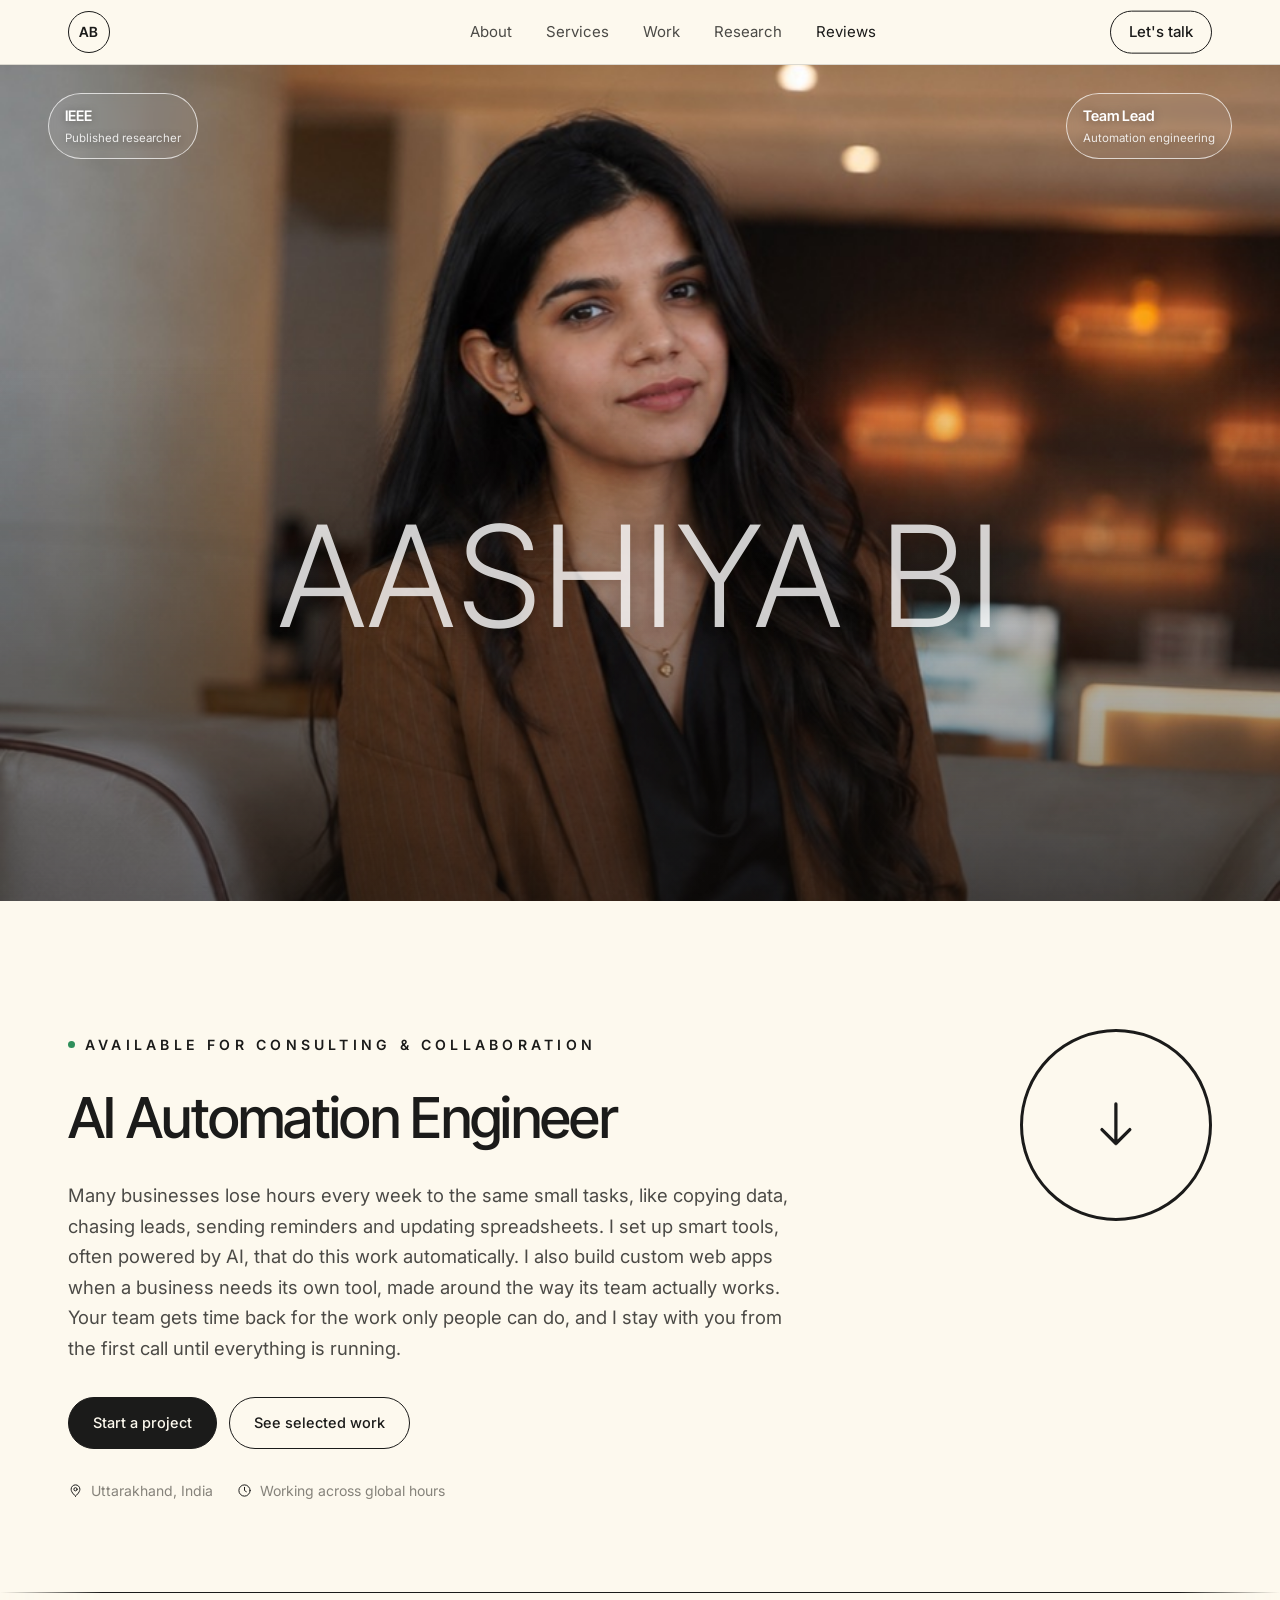
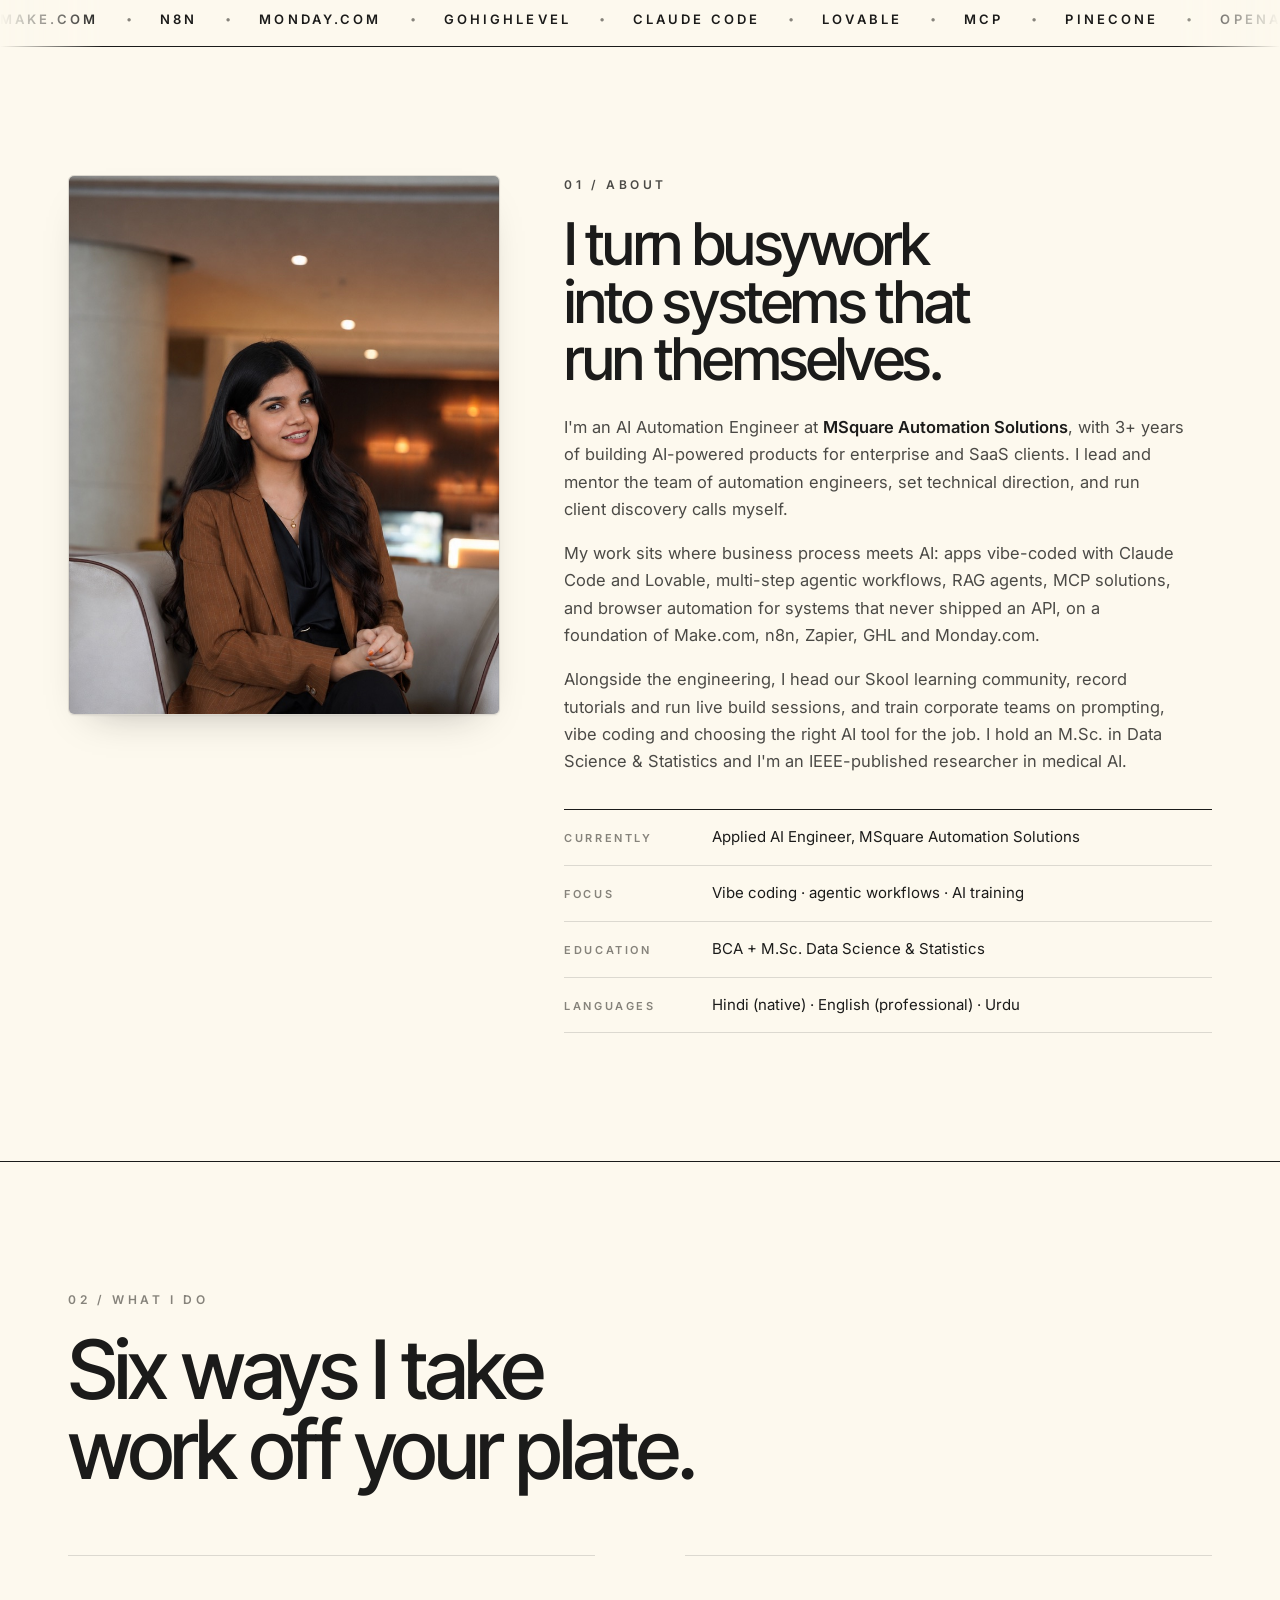
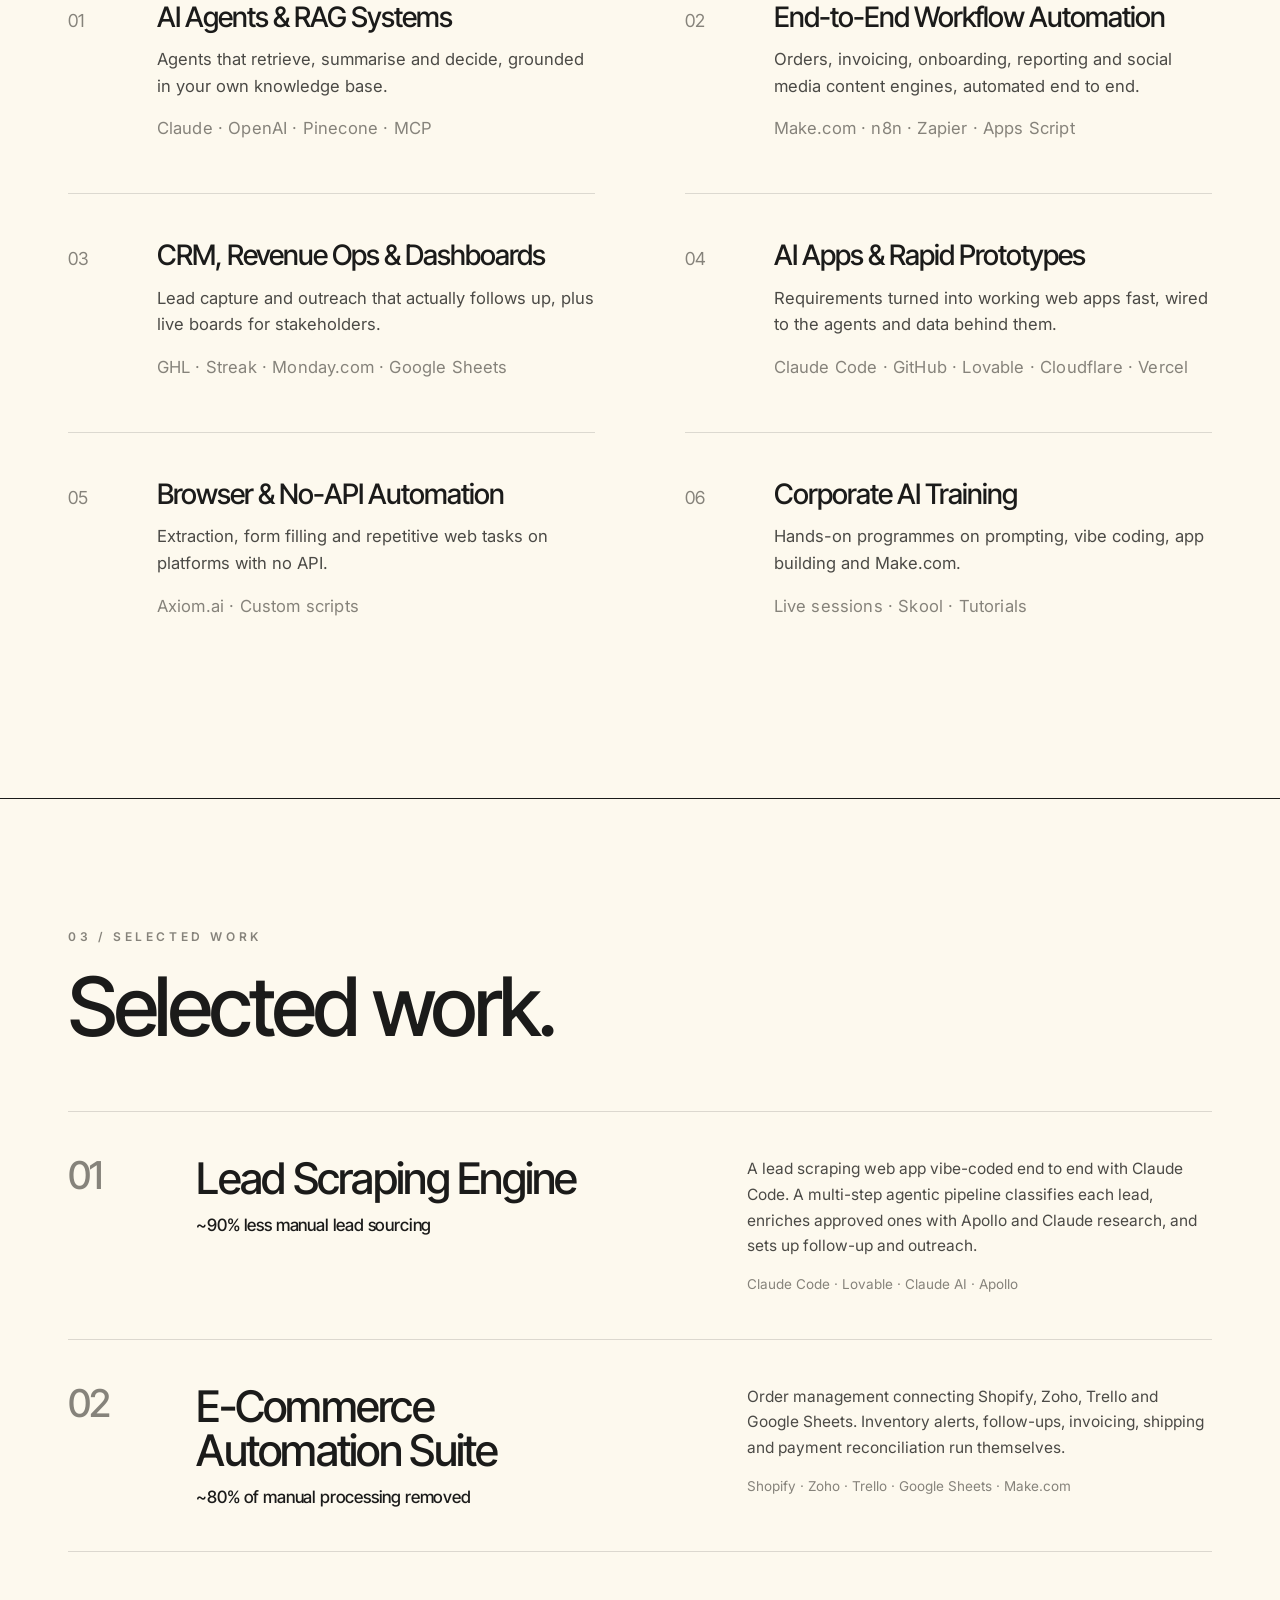
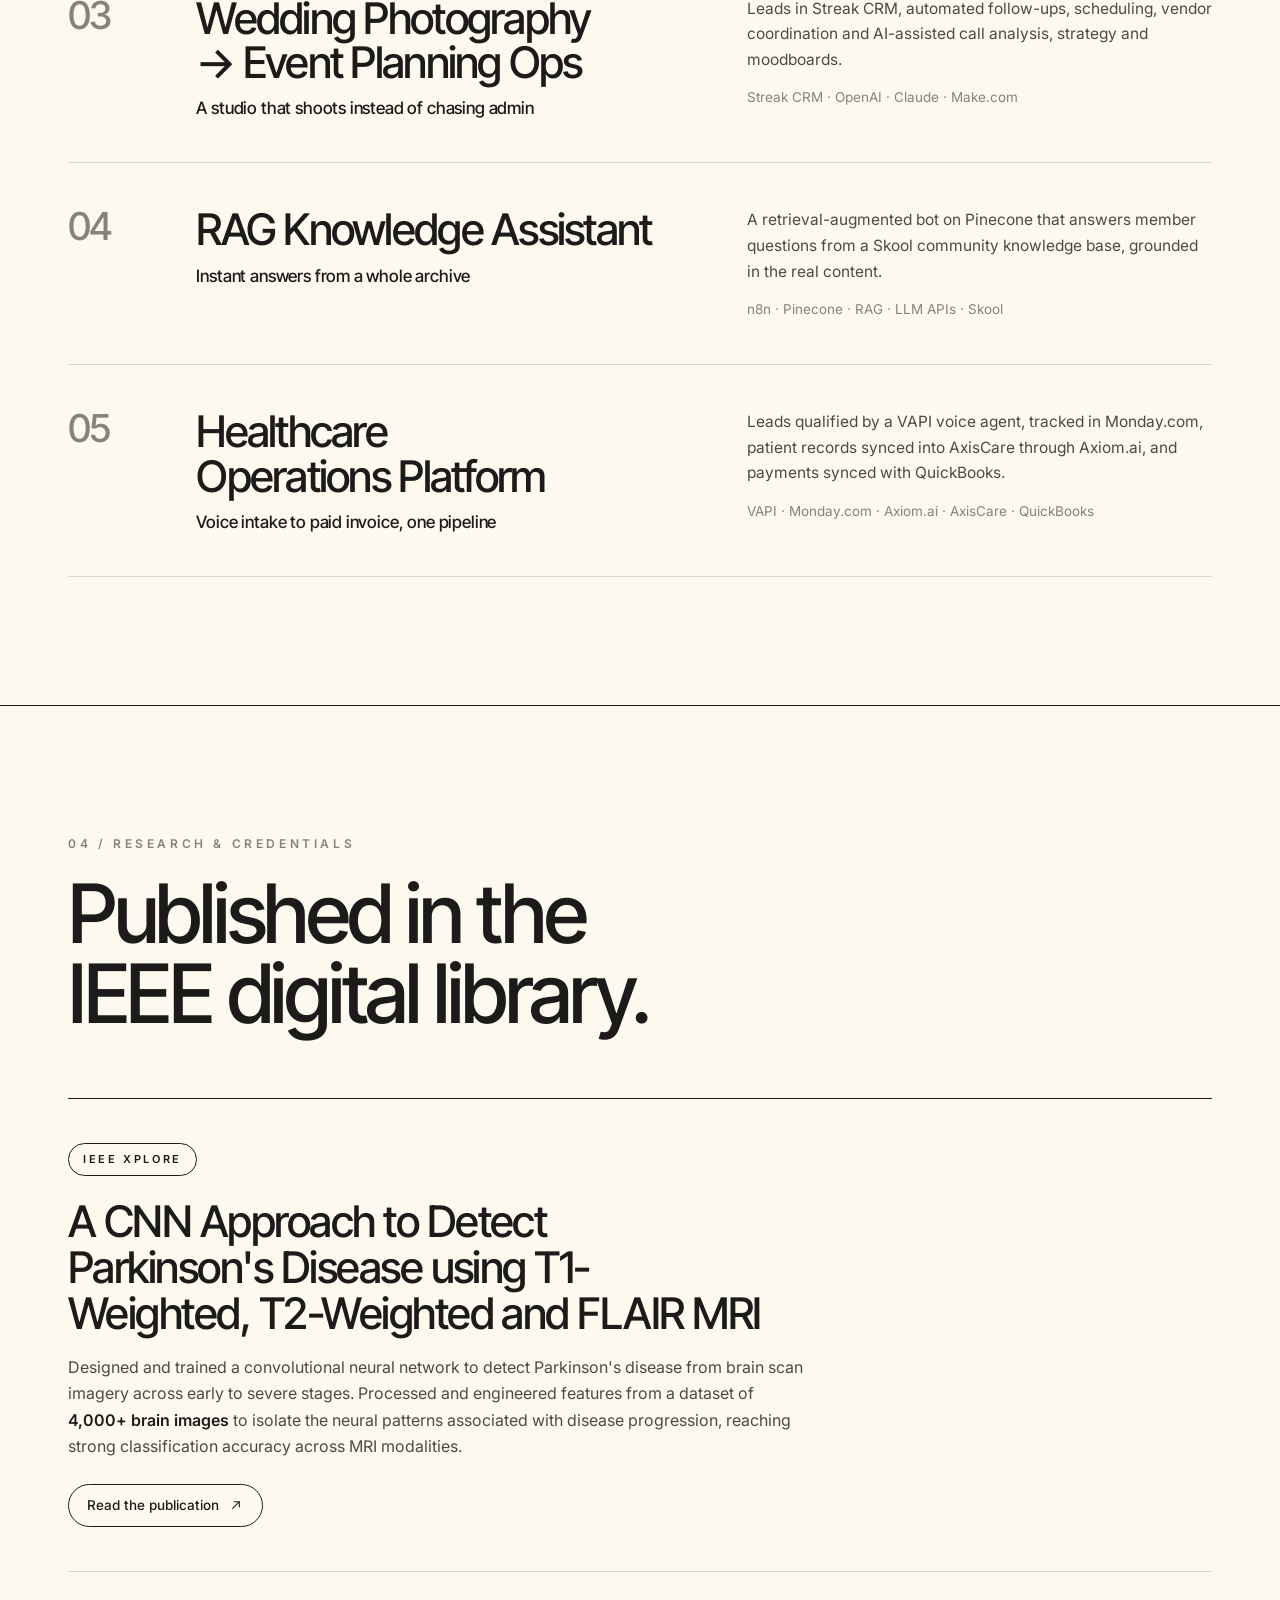
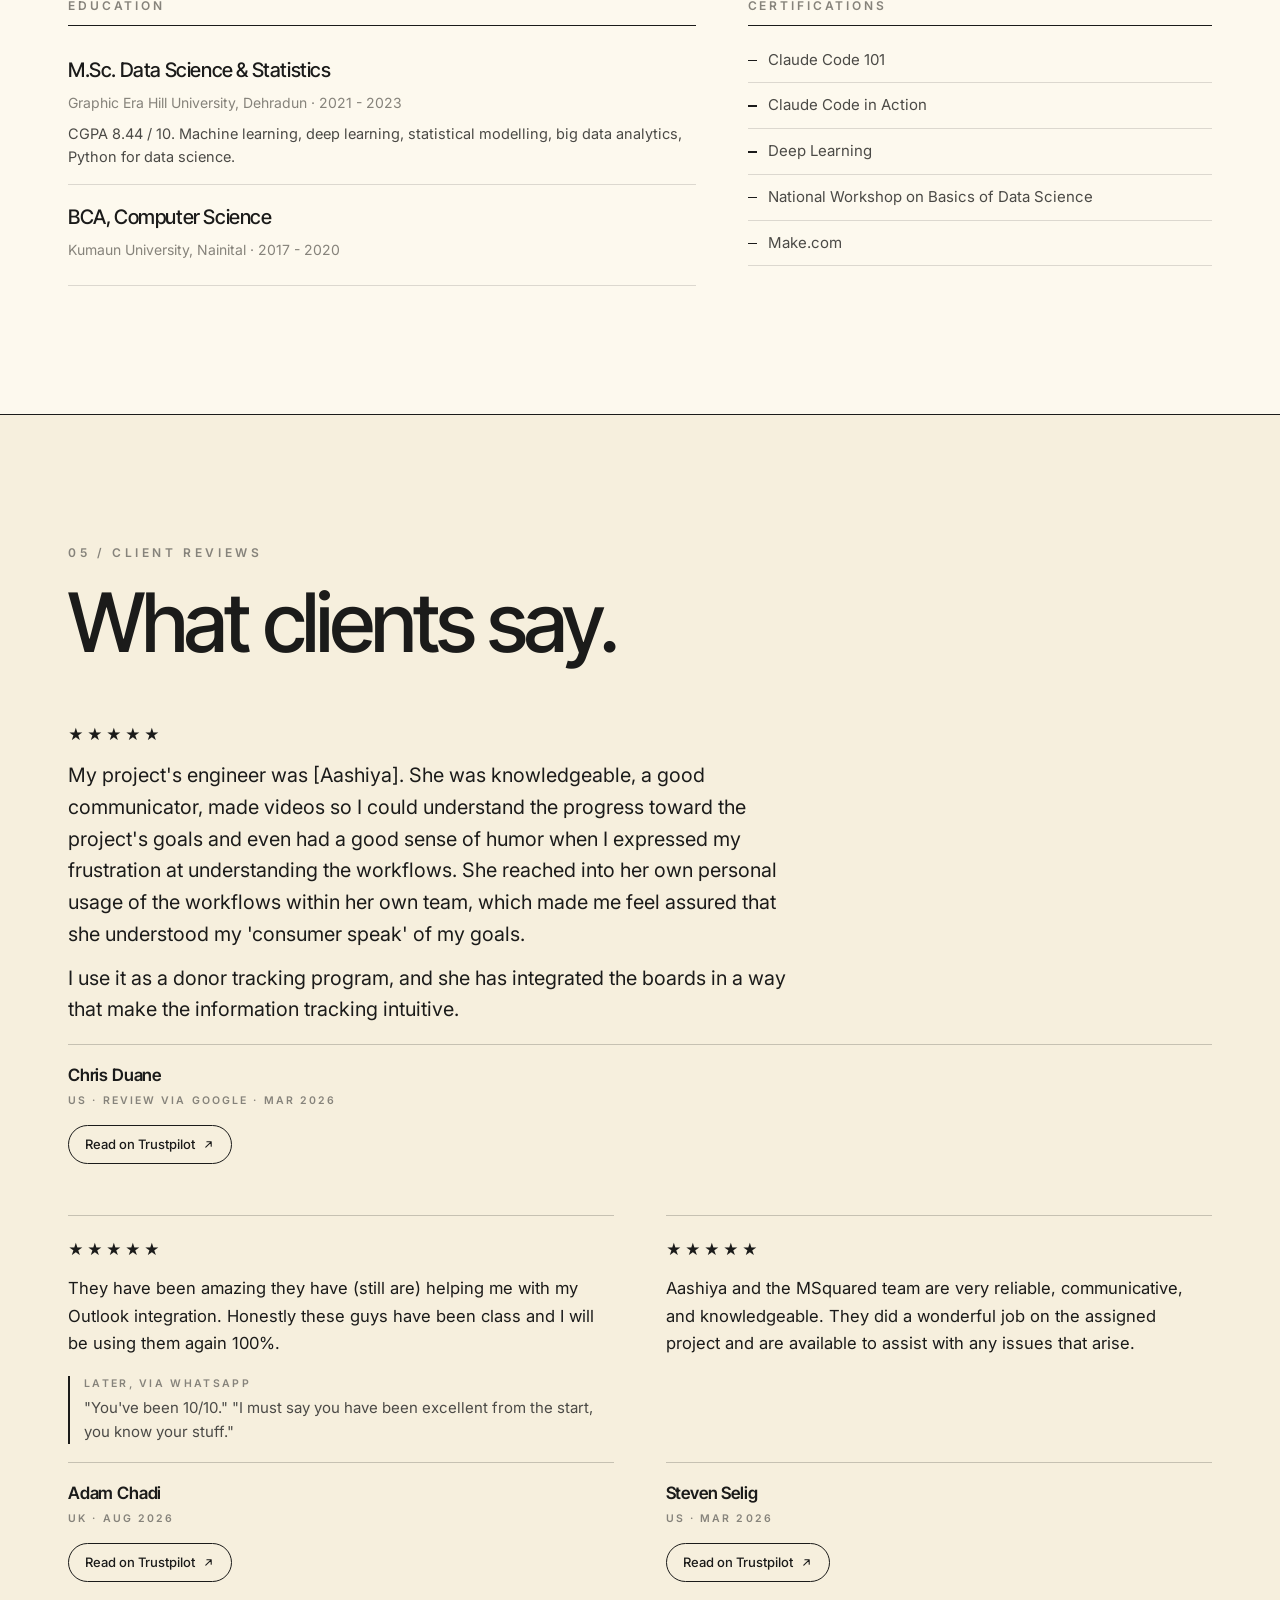
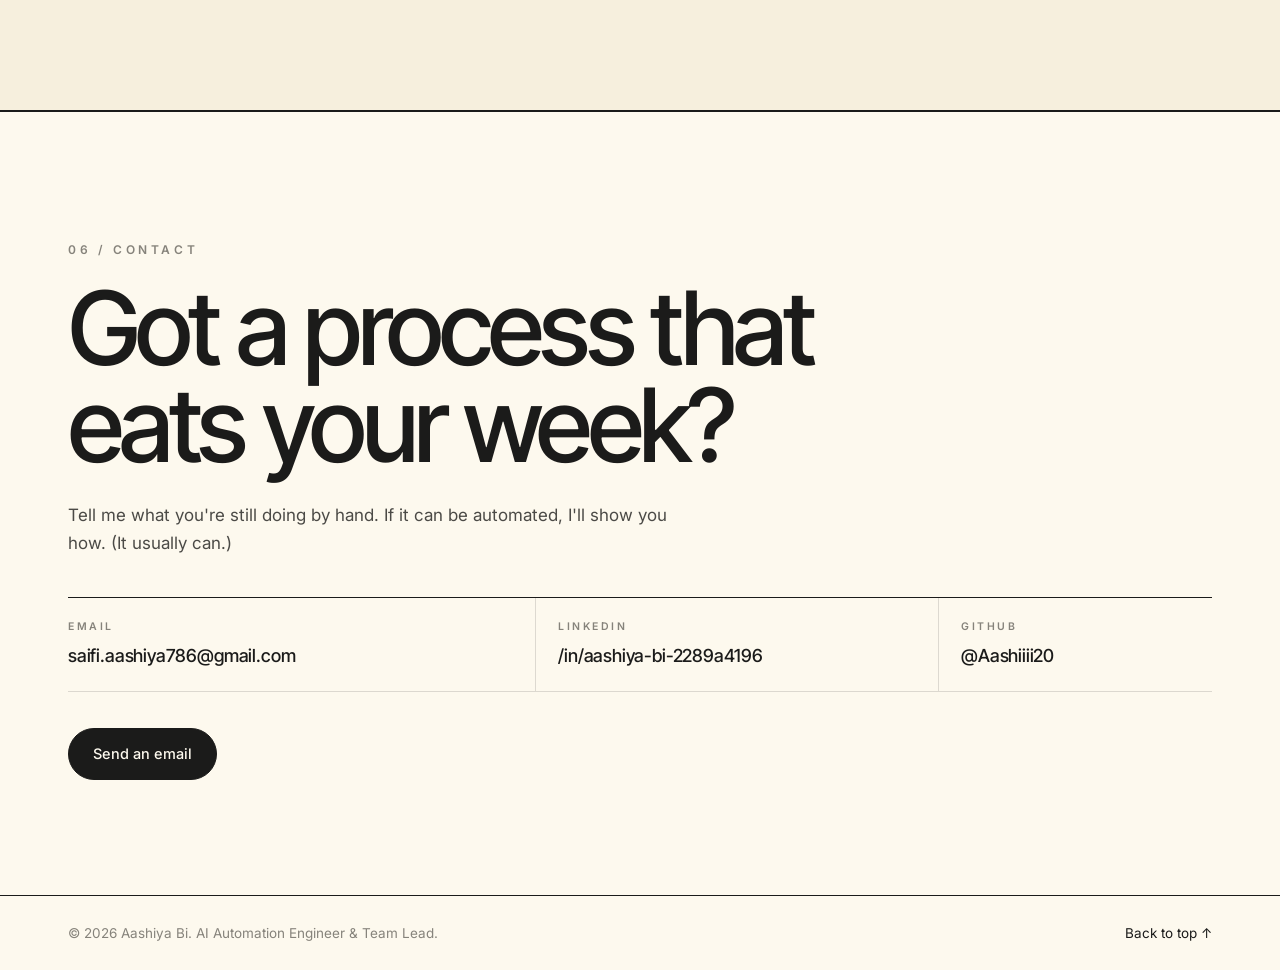
<file: index.html>
<!DOCTYPE html>
<html lang="en">
<head>
<meta charset="utf-8" />
<meta name="viewport" content="width=device-width, initial-scale=1" />
<title>Aashiya Bi | AI Automation Engineer &amp; Team Lead</title>
<meta name="description" content="Aashiya Bi, AI Automation Engineer and team lead. I build AI-powered apps with Claude Code and Lovable, agentic workflows, RAG and MCP, and end-to-end automation with Make.com, n8n, Zapier, GHL and Monday.com. IEEE-published researcher." />
<meta name="author" content="Aashiya Bi" />
<meta name="theme-color" content="#fdf9ee" />

<meta property="og:type" content="website" />
<meta property="og:title" content="Aashiya Bi | AI Automation Engineer &amp; Team Lead" />
<meta property="og:description" content="Vibe-coded AI apps, agentic workflows, RAG and end-to-end business automation. Claude Code · Lovable · Make.com · n8n · GHL · MCP." />
<meta property="og:image" content="assets/img/aashiya-hero.jpg" />
<meta name="twitter:card" content="summary_large_image" />

<link rel="icon" href="assets/img/favicon.png" type="image/png" />
<link rel="preconnect" href="https://fonts.googleapis.com" />
<link rel="preconnect" href="https://fonts.gstatic.com" crossorigin />
<link href="https://fonts.googleapis.com/css2?family=Inter+Tight:wght@300;400;500;600&family=Inter:wght@400;500;600&display=swap" rel="stylesheet" />
<link rel="stylesheet" href="assets/css/styles.css" />
</head>
<body>
<a class="skip-link" href="#main">Skip to content</a>
<div class="grain" aria-hidden="true"></div>
<div class="glow glow--a" aria-hidden="true"></div>
<div class="glow glow--b" aria-hidden="true"></div>

<!-- ============ NAV ============ -->
<header class="nav" id="nav">
  <div class="wrap nav__inner">
    <a class="brand" href="#top">
      <span class="brand__mark">AB</span>
      <span class="brand__text">Aashiya&nbsp;Bi</span>
    </a>
    <nav class="nav__links" id="navLinks" aria-label="Primary">
      <a href="#about">About</a>
      <a href="#services">Services</a>
      <a href="#work">Work</a>
      <a href="#research">Research</a>
      <a href="#reviews">Reviews</a>
      <a class="btn btn--sm btn--solid" href="#contact">Let's talk</a>
    </nav>
    <button class="nav__toggle" id="navToggle" aria-label="Menu" aria-expanded="false" aria-controls="navLinks">
      <span></span><span></span><span></span>
    </button>
  </div>
</header>

<main id="main">

<!-- ============ HERO ============ -->
<section class="hero" id="top">
  <div class="wrap hero__grid">
    <div class="hero__copy">
      <a class="hero__circle" href="#about" aria-label="Scroll to About"><svg viewBox="0 0 24 24" aria-hidden="true"><path d="M12 3v17M6 14l6 6 6-6"/></svg></a>
      <p class="eyebrow reveal"><span class="dot"></span> Available for consulting &amp; collaboration</p>
      <p class="hero__role reveal">AI Automation Engineer</p>
      <p class="hero__lede reveal">
        Many businesses lose hours every week to the same small tasks, like copying data, chasing leads,
        sending reminders and updating spreadsheets. I set up smart tools, often powered by AI, that do this
        work automatically. I also build custom web apps when a business needs its own tool, made around the
        way its team actually works. Your team gets time back for the work only people can do, and I stay
        with you from the first call until everything is running.
      </p>
      <div class="hero__cta reveal">
        <a class="btn btn--solid" href="#contact">Start a project</a>
        <a class="btn btn--ghost" href="#work">See selected work</a>
      </div>
      <ul class="hero__meta reveal">
        <li><svg viewBox="0 0 24 24" aria-hidden="true"><path d="M12 21s7-5.6 7-11a7 7 0 1 0-14 0c0 5.4 7 11 7 11Z"/><circle cx="12" cy="10" r="2.6"/></svg> Uttarakhand, India</li>
        <li><svg viewBox="0 0 24 24" aria-hidden="true"><circle cx="12" cy="12" r="9"/><path d="M12 7v5l3 2"/></svg> Working across global hours</li>
      </ul>
    </div>

    <div class="hero__media reveal">
      <div class="portrait">
        <img src="assets/img/aashiya-hero.jpg" alt="Portrait of Aashiya Bi" width="900" height="1350" fetchpriority="high" />
        <div class="portrait__frame" aria-hidden="true"></div>
        <h1 class="hero__title">
          <span class="line">Aashiya Bi</span>
        </h1>
      </div>
      <div class="chip chip--tl">
        <strong>IEEE</strong>
        <span>Published researcher</span>
      </div>
      <div class="chip chip--br">
        <strong>Team Lead</strong>
        <span>Automation engineering</span>
      </div>
    </div>
  </div>

</section>

<!-- ============ MARQUEE ============ -->
<div class="marquee" aria-hidden="true">
  <div class="marquee__track">
    <span>Make.com</span><i>•</i><span>n8n</span><i>•</i><span>Monday.com</span><i>•</i><span>GoHighLevel</span><i>•</i><span>Claude Code</span><i>•</i><span>Lovable</span><i>•</i><span>MCP</span><i>•</i><span>Pinecone</span><i>•</i><span>OpenAI</span><i>•</i><span>VAPI</span><i>•</i><span>Axiom.ai</span><i>•</i><span>Zapier</span><i>•</i><span>Shopify</span><i>•</i><span>QuickBooks</span><i>•</i><span>Python</span><i>•</i>
    <span>Make.com</span><i>•</i><span>n8n</span><i>•</i><span>Monday.com</span><i>•</i><span>GoHighLevel</span><i>•</i><span>Claude Code</span><i>•</i><span>Lovable</span><i>•</i><span>MCP</span><i>•</i><span>Pinecone</span><i>•</i><span>OpenAI</span><i>•</i><span>VAPI</span><i>•</i><span>Axiom.ai</span><i>•</i><span>Zapier</span><i>•</i><span>Shopify</span><i>•</i><span>QuickBooks</span><i>•</i><span>Python</span><i>•</i>
  </div>
</div>

<!-- ============ ABOUT ============ -->
<section class="section" id="about">
  <div class="wrap about__grid">
    <div class="about__media reveal">
      <img src="assets/img/aashiya-about.jpg" alt="Aashiya Bi" width="800" height="1200" loading="lazy" />
    </div>
    <div class="about__copy">
      <p class="section__eyebrow reveal">01 / About</p>
      <h2 class="section__title reveal">I turn busywork into systems that run themselves.</h2>
      <p class="reveal">
        I'm an AI Automation Engineer at <strong>MSquare Automation Solutions</strong>, with 3+ years of building
        AI-powered products for enterprise and SaaS clients. I lead and mentor the team of automation engineers,
        set technical direction, and run client discovery calls myself.
      </p>
      <p class="reveal">
        My work sits where business process meets AI: apps vibe-coded with Claude Code and Lovable, multi-step
        agentic workflows, RAG agents, MCP solutions, and browser automation for systems that never shipped an API,
        on a foundation of Make.com, n8n, Zapier, GHL and Monday.com.
      </p>
      <p class="reveal">
        Alongside the engineering, I head our Skool learning community, record tutorials and run live build
        sessions, and train corporate teams on prompting, vibe coding and choosing the right AI tool for the
        job. I hold an M.Sc. in Data Science &amp; Statistics and I'm an IEEE-published researcher in medical AI.
      </p>
      <ul class="about__facts reveal">
        <li><span>Currently</span> Applied AI Engineer, MSquare Automation Solutions</li>
        <li><span>Focus</span> Vibe coding · agentic workflows · AI training</li>
        <li><span>Education</span> BCA + M.Sc. Data Science &amp; Statistics</li>
        <li><span>Languages</span> Hindi (native) · English (professional) · Urdu</li>
      </ul>
    </div>
  </div>
</section>

<!-- ============ SERVICES ============ -->
<section class="section section--alt" id="services">
  <div class="wrap">
    <div class="section__head">
      <p class="section__eyebrow reveal">02 / What I do</p>
      <h2 class="section__title reveal">Six ways I take work off your plate.</h2>
    </div>
    <div class="cards">
      <article class="card reveal">
        <div class="card__icon"><svg viewBox="0 0 24 24"><circle cx="12" cy="12" r="3"/><path d="M12 2v4m0 12v4M2 12h4m12 0h4M5 5l2.8 2.8M16.2 16.2 19 19M19 5l-2.8 2.8M7.8 16.2 5 19"/></svg></div>
        <h3>AI Agents &amp; RAG Systems</h3>
        <p>Agents that retrieve, summarise and decide, grounded in your own knowledge base.</p>
        <p class="card__tools">Claude · OpenAI · Pinecone · MCP</p>
      </article>
      <article class="card reveal">
        <div class="card__icon"><svg viewBox="0 0 24 24"><path d="M4 7h6l2 3h8"/><path d="M4 7v10h16V10"/><circle cx="6" cy="7" r="2"/><circle cx="18" cy="17" r="2"/></svg></div>
        <h3>End-to-End Workflow Automation</h3>
        <p>Orders, invoicing, onboarding, reporting and social media content engines, automated end to end.</p>
        <p class="card__tools">Make.com · n8n · Zapier · Apps Script</p>
      </article>
      <article class="card reveal">
        <div class="card__icon"><svg viewBox="0 0 24 24"><path d="M3 6h18M3 12h18M3 18h12"/><circle cx="19" cy="18" r="2"/></svg></div>
        <h3>CRM, Revenue Ops &amp; Dashboards</h3>
        <p>Lead capture and outreach that actually follows up, plus live boards for stakeholders.</p>
        <p class="card__tools">GHL · Streak · Monday.com · Google Sheets</p>
      </article>
      <article class="card reveal">
        <div class="card__icon"><svg viewBox="0 0 24 24"><path d="m8 8-4 4 4 4M16 8l4 4-4 4M13.5 5l-3 14"/></svg></div>
        <h3>AI Apps &amp; Rapid Prototypes</h3>
        <p>Requirements turned into working web apps fast, wired to the agents and data behind them.</p>
        <p class="card__tools">Claude Code · GitHub · Lovable · Cloudflare · Vercel</p>
      </article>
      <article class="card reveal">
        <div class="card__icon"><svg viewBox="0 0 24 24"><rect x="3" y="4" width="18" height="16" rx="2"/><path d="M3 9h18M7 6.5h.01M10 6.5h.01"/></svg></div>
        <h3>Browser &amp; No-API Automation</h3>
        <p>Extraction, form filling and repetitive web tasks on platforms with no API.</p>
        <p class="card__tools">Axiom.ai · Custom scripts</p>
      </article>
      <article class="card reveal">
        <div class="card__icon"><svg viewBox="0 0 24 24"><path d="M12 4 3 8l9 4 9-4-9-4Z"/><path d="M7 11v4c0 1.7 2.2 3 5 3s5-1.3 5-3v-4"/></svg></div>
        <h3>Corporate AI Training</h3>
        <p>Hands-on programmes on prompting, vibe coding, app building and Make.com.</p>
        <p class="card__tools">Live sessions · Skool · Tutorials</p>
      </article>
    </div>
  </div>
</section>

<!-- ============ WORK ============ -->
<section class="section" id="work">
  <div class="wrap">
    <div class="section__head">
      <p class="section__eyebrow reveal">03 / Selected work</p>
      <h2 class="section__title reveal">Selected work.</h2>
    </div>
    <ol class="wk">
        <li class="wk__row reveal">
          <span class="wk__n">01</span>
          <div class="wk__head">
            <h3>Lead Scraping Engine</h3>
            <p class="wk__result">~90% less manual lead sourcing</p>
          </div>
          <div class="wk__detail">
            <p>A lead scraping web app vibe-coded end to end with Claude Code. A multi-step agentic pipeline classifies each lead, enriches approved ones with Apollo and Claude research, and sets up follow-up and outreach.</p>
            <p class="wk__stack">Claude Code · Lovable · Claude AI · Apollo</p>
          </div>
        </li>
        <li class="wk__row reveal">
          <span class="wk__n">02</span>
          <div class="wk__head">
            <h3>E-Commerce Automation Suite</h3>
            <p class="wk__result">~80% of manual processing removed</p>
          </div>
          <div class="wk__detail">
            <p>Order management connecting Shopify, Zoho, Trello and Google Sheets. Inventory alerts, follow-ups, invoicing, shipping and payment reconciliation run themselves.</p>
            <p class="wk__stack">Shopify · Zoho · Trello · Google Sheets · Make.com</p>
          </div>
        </li>
        <li class="wk__row reveal">
          <span class="wk__n">03</span>
          <div class="wk__head">
            <h3>Wedding Photography → Event Planning Ops</h3>
            <p class="wk__result">A studio that shoots instead of chasing admin</p>
          </div>
          <div class="wk__detail">
            <p>Leads in Streak CRM, automated follow-ups, scheduling, vendor coordination and AI-assisted call analysis, strategy and moodboards.</p>
            <p class="wk__stack">Streak CRM · OpenAI · Claude · Make.com</p>
          </div>
        </li>
        <li class="wk__row reveal">
          <span class="wk__n">04</span>
          <div class="wk__head">
            <h3>RAG Knowledge Assistant</h3>
            <p class="wk__result">Instant answers from a whole archive</p>
          </div>
          <div class="wk__detail">
            <p>A retrieval-augmented bot on Pinecone that answers member questions from a Skool community knowledge base, grounded in the real content.</p>
            <p class="wk__stack">n8n · Pinecone · RAG · LLM APIs · Skool</p>
          </div>
        </li>
        <li class="wk__row reveal">
          <span class="wk__n">05</span>
          <div class="wk__head">
            <h3>Healthcare Operations Platform</h3>
            <p class="wk__result">Voice intake to paid invoice, one pipeline</p>
          </div>
          <div class="wk__detail">
            <p>Leads qualified by a VAPI voice agent, tracked in Monday.com, patient records synced into AxisCare through Axiom.ai, and payments synced with QuickBooks.</p>
            <p class="wk__stack">VAPI · Monday.com · Axiom.ai · AxisCare · QuickBooks</p>
          </div>
        </li>
    </ol>
  </div>
</section>

<!-- ============ RESEARCH + EDUCATION ============ -->
<section class="section" id="research">
  <div class="wrap">
    <div class="section__head">
      <p class="section__eyebrow reveal">04 / Research &amp; credentials</p>
      <h2 class="section__title reveal">Published in the IEEE digital library.</h2>
    </div>

    <div class="paper reveal">
      <div class="paper__badge">IEEE Xplore</div>
      <h3>A CNN Approach to Detect Parkinson's Disease using T1-Weighted, T2-Weighted and FLAIR MRI</h3>
      <p>
        Designed and trained a convolutional neural network to detect Parkinson's disease from brain scan
        imagery across early to severe stages. Processed and engineered features from a dataset of
        <strong>4,000+ brain images</strong> to isolate the neural patterns associated with disease
        progression, reaching strong classification accuracy across MRI modalities.
      </p>
      <a class="btn btn--ghost btn--sm" href="https://ieeexplore.ieee.org/document/10250623" target="_blank" rel="noopener noreferrer">
        Read the publication
        <svg viewBox="0 0 24 24" aria-hidden="true"><path d="M7 17 17 7M9 7h8v8"/></svg>
      </a>
    </div>

    <div class="credgrid">
      <div class="cred reveal">
        <h3>Education</h3>
        <div class="cred__item">
          <p class="cred__title">M.Sc. Data Science &amp; Statistics</p>
          <p class="cred__org">Graphic Era Hill University, Dehradun · 2021 - 2023</p>
          <p class="cred__note">CGPA 8.44 / 10. Machine learning, deep learning, statistical modelling, big data analytics, Python for data science.</p>
        </div>
        <div class="cred__item">
          <p class="cred__title">BCA, Computer Science</p>
          <p class="cred__org">Kumaun University, Nainital · 2017 - 2020</p>
        </div>
      </div>
      <div class="cred reveal">
        <h3>Certifications</h3>
        <ul class="cred__list">
          <li>Claude Code 101</li>
          <li>Claude Code in Action</li>
          <li>Deep Learning</li>
          <li>National Workshop on Basics of Data Science</li>
          <li>Make.com</li>
        </ul>
      </div>
    </div>
  </div>
</section>

<!-- ============ REVIEWS ============ -->
<section class="section section--reviews" id="reviews">
  <div class="wrap">
    <div class="section__head">
      <p class="section__eyebrow reveal">05 / Client reviews</p>
      <h2 class="section__title reveal">What clients say.</h2>
    </div>

    <div class="reviews">
      <figure class="review review--feature reveal">
        <div class="review__stars" aria-label="Rated 5 out of 5">★★★★★</div>
        <blockquote>
          <p>My project's engineer was [Aashiya]. She was knowledgeable, a good communicator, made videos so I could understand the progress toward the project's goals and even had a good sense of humor when I expressed my frustration at understanding the workflows. She reached into her own personal usage of the workflows within her own team, which made me feel assured that she understood my 'consumer speak' of my goals.</p>
          <p>I use it as a donor tracking program, and she has integrated the boards in a way that make the information tracking intuitive.</p>
        </blockquote>
        <figcaption class="review__by">
          <span class="review__name">Chris Duane</span>
          <span class="review__meta">US · Review via Google · Mar 2026</span>
          <a class="review__source" href="https://www.trustpilot.com/reviews/69b9882114f484673212b3d5" target="_blank" rel="noopener noreferrer">Read on Trustpilot <svg viewBox="0 0 24 24" aria-hidden="true"><path d="M7 17 17 7M9 7h8v8"/></svg></a>
        </figcaption>
      </figure>

      <figure class="review reveal">
        <div class="review__stars" aria-label="Rated 5 out of 5">★★★★★</div>
        <blockquote>
          <p>They have been amazing they have (still are) helping me with my Outlook integration. Honestly these guys have been class and I will be using them again 100%.</p>
        </blockquote>
        <p class="review__followup"><span>Later, via WhatsApp</span> "You've been 10/10." "I must say you have been excellent from the start, you know your stuff."</p>
        <figcaption class="review__by">
          <span class="review__name">Adam Chadi</span>
          <span class="review__meta">UK · Aug 2026</span>
          <a class="review__source" href="https://www.trustpilot.com/reviews/6a7df25940ca669974962528" target="_blank" rel="noopener noreferrer">Read on Trustpilot <svg viewBox="0 0 24 24" aria-hidden="true"><path d="M7 17 17 7M9 7h8v8"/></svg></a>
        </figcaption>
      </figure>

      <figure class="review reveal">
        <div class="review__stars" aria-label="Rated 5 out of 5">★★★★★</div>
        <blockquote>
          <p>Aashiya and the MSquared team are very reliable, communicative, and knowledgeable. They did a wonderful job on the assigned project and are available to assist with any issues that arise.</p>
        </blockquote>
        <figcaption class="review__by">
          <span class="review__name">Steven Selig</span>
          <span class="review__meta">US · Mar 2026</span>
          <a class="review__source" href="https://www.trustpilot.com/reviews/69c129585ae0bf1520e8bc3e" target="_blank" rel="noopener noreferrer">Read on Trustpilot <svg viewBox="0 0 24 24" aria-hidden="true"><path d="M7 17 17 7M9 7h8v8"/></svg></a>
        </figcaption>
      </figure>
    </div>
  </div>
</section>

<!-- ============ CONTACT ============ -->
<section class="section contact" id="contact">
  <div class="wrap">
    <div class="contact__inner reveal">
      <p class="section__eyebrow">06 / Contact</p>
      <h2 class="contact__title">Got a process that eats your week?</h2>
      <p class="contact__lede">Tell me what you're still doing by hand. If it can be automated, I'll show you how. (It usually can.)</p>
      <div class="contact__links">
        <a class="clink" href="mailto:saifi.aashiya786@gmail.com">
          <span class="clink__label">Email</span>
          <span class="clink__value">saifi.aashiya786@gmail.com</span>
        </a>
        <a class="clink" href="https://www.linkedin.com/in/aashiya-bi-2289a4196" target="_blank" rel="noopener noreferrer">
          <span class="clink__label">LinkedIn</span>
          <span class="clink__value">/in/aashiya-bi-2289a4196</span>
        </a>
        <a class="clink" href="https://github.com/Aashiiii20" target="_blank" rel="noopener noreferrer">
          <span class="clink__label">GitHub</span>
          <span class="clink__value">@Aashiiii20</span>
        </a>
      </div>
      <div class="contact__cta">
        <a class="btn btn--solid" href="mailto:saifi.aashiya786@gmail.com?subject=Project%20enquiry">Send an email</a>
      </div>
    </div>
  </div>
</section>

</main>

<footer class="footer">
  <div class="wrap footer__inner">
    <p>© <span id="year">2026</span> Aashiya Bi. AI Automation Engineer &amp; Team Lead.</p>
    <a href="#top" class="footer__top">Back to top ↑</a>
  </div>
</footer>

<script src="assets/js/main.js"></script>
</body>
</html>
</file>
<file: assets/css/styles.css>
/* ============================================================
   Aashiya Bi Portfolio
   Palette: warm cream paper, near-black ink, black-only accents
   Type: Inter Tight display, Inter body, wide-tracked uppercase labels
   ============================================================ */

:root{
  --bg:#fdf9ee;
  --bg-2:#f6efdd;
  --surface:transparent;
  --surface-2:rgba(27,27,26,.025);
  --line:rgba(27,27,26,.14);
  --line-strong:#1b1b1a;
  --text:#1b1b1a;
  --muted:#4b4a46;
  --muted-2:#86837b;
  --accent:#1b1b1a;
  --accent-2:#1b1b1a;
  --accent-soft:rgba(27,27,26,.06);

  --ff-display:"Inter Tight","Helvetica Neue",Arial,sans-serif;
  --ff-sans:"Inter",-apple-system,BlinkMacSystemFont,"Segoe UI",Helvetica,Arial,sans-serif;
  --ff-label:"Inter",-apple-system,BlinkMacSystemFont,"Segoe UI",Helvetica,Arial,sans-serif;

  --wrap:1240px;
  --pad:clamp(20px,5vw,48px);
  --r:8px;
  --r-lg:10px;
  color-scheme:light;
}

*,*::before,*::after{box-sizing:border-box}
html{scroll-behavior:smooth;scroll-padding-top:80px;-webkit-text-size-adjust:100%}
body{
  margin:0;
  background:var(--bg);
  color:var(--text);
  font-family:var(--ff-sans);
  font-size:16.5px;
  line-height:1.65;
  font-weight:400;
  overflow-x:hidden;
  -webkit-font-smoothing:antialiased;
}
img{max-width:100%;display:block}
a{color:inherit;text-decoration:none}
h1,h2,h3{margin:0;font-family:var(--ff-display);font-weight:500;letter-spacing:-.025em;line-height:1.08;text-wrap:balance}
p{margin:0 0 1.05em}
ul,ol{margin:0;padding:0;list-style:none}
strong{font-weight:600;color:var(--text)}
svg{width:18px;height:18px;fill:none;stroke:currentColor;stroke-width:1.6;stroke-linecap:round;stroke-linejoin:round}
::selection{background:var(--text);color:var(--bg)}

.wrap{width:100%;max-width:var(--wrap);margin-inline:auto;padding-inline:var(--pad)}

.skip-link{position:absolute;left:-9999px;top:0;background:var(--text);color:var(--bg);padding:12px 18px;z-index:200}
.skip-link:focus{left:0}
:focus-visible{outline:2px solid var(--text);outline-offset:4px;border-radius:4px}

/* label style used across the site: bold, uppercase, wide tracking */
.eyebrow,.section__eyebrow,.about__facts span,.cred h3,.skillset h3,.paper__badge,.clink__label,.review__followup span,.project__result,.review__meta,.tl__date,.card__tools,.marquee__track span{
  font-family:var(--ff-label);text-transform:uppercase;font-weight:600;
}

/* ---------- ambient (off in this theme) ---------- */
.grain,.glow{display:none}
main,.nav,.footer{position:relative;z-index:2}

/* ---------- nav ---------- */
.nav{position:sticky;top:0;z-index:100;background:var(--bg);border-bottom:1px solid var(--line);transition:background .3s}
.nav.is-stuck{background:rgba(253,249,238,.94);backdrop-filter:blur(10px)}
.nav__inner{display:flex;align-items:center;justify-content:space-between;gap:24px;height:68px}
.brand{display:flex;align-items:center;gap:11px;font-family:var(--ff-display);font-weight:600;font-size:16px;letter-spacing:-.01em}
.brand__mark{
  display:grid;place-items:center;width:34px;height:34px;border-radius:50%;
  border:1.5px solid var(--text);color:var(--text);font-size:12px;font-weight:600;letter-spacing:.04em;
}
.nav__links{display:flex;align-items:center;gap:28px}
.nav__links a{font-size:14.5px;color:var(--muted);transition:color .2s;position:relative}
.nav__links a:not(.btn):hover{color:var(--text)}
.nav__links a:not(.btn)::after{content:"";position:absolute;left:0;bottom:-6px;width:0;height:1.5px;background:var(--text);transition:width .25s}
.nav__links a:not(.btn):hover::after{width:100%}
.nav__links a.btn--solid,.nav__links a.btn--solid:hover{color:var(--bg)}
/* header layout: name left, links centred, outlined "Let's talk" pill right */
.nav__inner{position:relative;height:64px}
.brand__mark{display:none}
.brand{font-size:17px;font-weight:600;letter-spacing:-.02em}
.nav__links{flex:1;justify-content:center;gap:34px}
.nav__links a{font-size:15px;color:var(--muted)}
.nav__links a:not(.btn)::after{display:none}
.nav__links a:not(.btn):hover{color:var(--text)}
.nav__links a.btn,.nav__links a.btn--solid{position:absolute;right:var(--pad);top:50%;transform:translateY(-50%);background:transparent;color:var(--text);border:1.5px solid var(--text);padding:8px 18px;font-size:15px;font-weight:500}
.nav__links a.btn:hover,.nav__links a.btn--solid:hover{background:var(--text);color:var(--bg)}
.nav__toggle{display:none;flex-direction:column;gap:5px;background:none;border:0;padding:10px;cursor:pointer}
.nav__toggle span{width:22px;height:1.6px;background:var(--text);transition:.25s}
.nav__toggle[aria-expanded="true"] span:nth-child(1){transform:translateY(6.6px) rotate(45deg)}
.nav__toggle[aria-expanded="true"] span:nth-child(2){opacity:0}
.nav__toggle[aria-expanded="true"] span:nth-child(3){transform:translateY(-6.6px) rotate(-45deg)}

/* ---------- buttons ---------- */
.btn{
  display:inline-flex;align-items:center;gap:9px;
  padding:13px 24px;border-radius:999px;font-size:14.5px;font-weight:500;
  border:1.5px solid var(--text);cursor:pointer;transition:background .2s,color .2s,transform .2s;
  white-space:nowrap;
}
.btn svg{width:16px;height:16px}
.btn--solid{background:var(--text);color:var(--bg)}
.btn--solid:hover{background:transparent;color:var(--text)}
.btn--ghost{background:transparent;color:var(--text)}
.btn--ghost:hover{background:var(--text);color:var(--bg)}
.btn--sm{padding:9px 18px;font-size:13.5px}

/* ---------- hero ---------- */
.hero{padding:clamp(48px,8vw,104px) 0 clamp(56px,7vw,96px)}
.hero__grid{display:grid;grid-template-columns:1.25fr .75fr;gap:clamp(32px,5vw,72px);align-items:end}
.eyebrow{display:inline-flex;align-items:center;gap:10px;font-size:12.5px;letter-spacing:.3em;color:var(--text);margin-bottom:28px}
.dot{width:7px;height:7px;border-radius:50%;background:#2f8f5b;animation:pulse 2.4s ease-in-out infinite}
@keyframes pulse{0%,100%{opacity:1}50%{opacity:.35}}

.hero__title{font-size:clamp(60px,10.5vw,152px);font-weight:500;letter-spacing:-.04em;line-height:.92;margin-bottom:22px}
.hero__title .line{display:block;color:var(--text)}
.hero__role{font-family:var(--ff-display);font-size:clamp(20px,2.2vw,28px);color:var(--text);font-weight:500;letter-spacing:-.02em;margin-bottom:24px}
.hero__role .sep{color:var(--muted-2);margin:0 8px}
.hero__lede{color:var(--muted);font-size:clamp(16px,1.5vw,18.5px);max-width:54ch;margin-bottom:34px}
.hero__cta{display:flex;flex-wrap:wrap;gap:12px;margin-bottom:30px}
.hero__meta{display:flex;flex-wrap:wrap;gap:24px;font-size:14px;color:var(--muted-2)}
.hero__meta li{display:flex;align-items:center;gap:8px}
.hero__meta svg{width:15px;height:15px;color:var(--text)}

.hero__media{position:relative}
.portrait{position:relative;border-radius:var(--r-lg);overflow:hidden;aspect-ratio:4/5;background:var(--bg-2)}
.portrait img{width:100%;height:100%;object-fit:cover;object-position:50% 22%}
.portrait::after{display:none}
.portrait__frame{position:absolute;inset:0;border-radius:var(--r-lg);border:1.5px solid var(--text)}
.chip{
  position:absolute;z-index:3;display:flex;flex-direction:column;gap:1px;
  padding:10px 16px;border-radius:999px;background:var(--bg);border:1.5px solid var(--text);
}
.chip strong{font-family:var(--ff-display);font-size:14.5px;font-weight:600;letter-spacing:-.01em}
.chip span{font-size:11.5px;color:var(--muted)}
.chip--tl{top:20px;left:-26px}
.chip--br{bottom:24px;right:-18px}

/* signature: outlined circle with arrow */
.hero__circle{
  position:absolute;z-index:4;left:-56px;bottom:-40px;
  width:clamp(96px,10vw,132px);aspect-ratio:1;border-radius:50%;
  display:grid;place-items:center;background:var(--bg);border:2.5px solid var(--text);color:var(--text);
  transition:background .2s,color .2s;
}
.hero__circle svg{width:34%;height:34%;stroke-width:1.5}
.hero__circle:hover{background:var(--text);color:var(--bg)}
@media (prefers-reduced-motion:no-preference){.hero__circle svg{animation:bob 2.4s ease-in-out infinite}}
@keyframes bob{50%{transform:translateY(5px)}}

/* ---------- stats ---------- */
.stats{display:grid;grid-template-columns:repeat(3,1fr);gap:0;margin-top:clamp(44px,6vw,72px);border-top:1.5px solid var(--text)}
.stat{padding:24px 24px 24px 0}
.stat__num{display:block;font-family:var(--ff-display);font-size:clamp(32px,4vw,48px);font-weight:500;letter-spacing:-.03em;line-height:1}
.stat__label{display:block;margin-top:9px;font-size:13px;color:var(--muted-2)}

/* ---------- marquee ---------- */
.marquee{overflow:hidden;border-block:1.5px solid var(--text);padding:16px 0;background:var(--bg);mask-image:linear-gradient(90deg,transparent,#000 8%,#000 92%,transparent)}
.marquee__track{display:flex;align-items:center;gap:28px;width:max-content;animation:scroll 46s linear infinite}
.marquee__track span{font-size:13px;letter-spacing:.24em;color:var(--text);white-space:nowrap}
.marquee__track i{color:var(--muted-2);font-style:normal;font-size:11px}
@keyframes scroll{to{transform:translateX(-50%)}}

/* ---------- sections ---------- */
.section{padding:clamp(72px,10vw,132px) 0;position:relative;border-top:1.5px solid var(--text)}
.section--alt{background:var(--bg)}
.marquee + .section{border-top:0}
.section__head{max-width:980px;margin-bottom:clamp(40px,5vw,64px)}
.section__eyebrow{font-size:12px;letter-spacing:.3em;color:var(--muted-2);margin-bottom:20px}
.section__title{font-size:clamp(40px,6.4vw,92px);font-weight:500;letter-spacing:-.04em;line-height:.98}

/* ---------- about ---------- */
.about__grid{display:grid;grid-template-columns:.8fr 1.2fr;gap:clamp(32px,5vw,72px);align-items:start}
.about__media{position:sticky;top:100px;border-radius:var(--r-lg);overflow:hidden;border:1.5px solid var(--text);aspect-ratio:4/5}
.about__media img{width:100%;height:100%;object-fit:cover;object-position:50% 20%}
.about__copy .section__title{font-size:clamp(34px,4.6vw,64px);margin-bottom:26px}
.about__copy p{color:var(--muted);max-width:62ch}
.about__facts{margin-top:34px;border-top:1.5px solid var(--text)}
.about__facts li{display:grid;grid-template-columns:130px 1fr;gap:18px;padding:15px 0;border-bottom:1px solid var(--line);font-size:15px}
.about__facts span{font-size:11px;letter-spacing:.24em;color:var(--muted-2);padding-top:4px}

/* ---------- cards (services) ---------- */
.cards{display:grid;grid-template-columns:repeat(3,1fr);gap:0;border-top:1.5px solid var(--text)}
.card{padding:30px 28px 30px 0;border-bottom:1px solid var(--line);position:relative;transition:background .3s}
.card:not(:nth-child(3n)){border-right:1px solid var(--line)}
.card:nth-child(3n+2),.card:nth-child(3n){padding-left:28px}
.card::before{display:none}
.card__icon{width:46px;height:46px;border-radius:50%;display:grid;place-items:center;border:1.5px solid var(--text);color:var(--text);margin-bottom:22px;transition:background .2s,color .2s}
.card:hover .card__icon{background:var(--text);color:var(--bg)}
.card__icon svg{width:20px;height:20px}
.card h3{font-size:22px;letter-spacing:-.02em;margin-bottom:12px}
.card p{color:var(--muted);font-size:15px;line-height:1.6;margin-bottom:0}
.card__tools{margin-top:18px !important;font-size:11px;letter-spacing:.18em;color:var(--muted-2) !important}

/* ---------- work ---------- */
.work{display:grid;gap:0;border-top:1.5px solid var(--text)}
.project{display:grid;grid-template-columns:110px 1fr;gap:8px;padding:clamp(28px,4vw,44px) 0;border-bottom:1px solid var(--line)}
.project__index{font-family:var(--ff-display);font-size:clamp(30px,3.2vw,44px);font-weight:500;letter-spacing:-.04em;color:var(--muted-2);line-height:1}
.project__body h3{font-size:clamp(28px,3.4vw,46px);letter-spacing:-.035em;line-height:1.02;margin-bottom:12px}
.project__result{font-size:11.5px;letter-spacing:.22em;color:var(--text);margin-bottom:16px}
.project__demo{margin-top:22px}
.project__body>p:not(.project__result){color:var(--muted);max-width:76ch;font-size:16px}
.project__body>p.project__demo-note{margin-top:10px;font-size:13px;color:var(--muted-2)}
.tags{display:flex;flex-wrap:wrap;gap:8px;margin-top:18px}
.tags li{font-size:12.5px;padding:5px 13px;border-radius:999px;border:1px solid var(--line);color:var(--muted)}
.tags--lg li{font-size:13px;padding:7px 14px}

/* ---------- timeline ---------- */
.timeline{position:relative;border-top:1.5px solid var(--text)}
.tl{display:grid;grid-template-columns:200px 1fr;gap:24px;position:relative;padding:26px 0;border-bottom:1px solid var(--line)}
.tl__date{font-size:11.5px;letter-spacing:.2em;color:var(--muted-2);padding-top:8px}
.tl__card{position:relative}
.tl__card h3{font-size:clamp(22px,2.4vw,30px);letter-spacing:-.03em}
.tl__org{font-size:15px;color:var(--muted);margin:6px 0 12px}
.tl__card ul li{position:relative;padding-left:20px;color:var(--muted);font-size:15px;line-height:1.6;margin-bottom:6px}
.tl__card ul li:last-child{margin-bottom:0}
.tl__card ul li::before{content:"";position:absolute;left:0;top:11px;width:9px;height:1.5px;background:var(--text)}

/* ---------- skills (kept for completeness) ---------- */
.skills{display:grid;grid-template-columns:repeat(2,1fr);gap:18px}
.skillset{padding:26px 0;border-top:1px solid var(--line)}
.skillset h3{font-size:12px;letter-spacing:.24em;margin-bottom:16px}
.skillset .tags{margin-top:0}

/* ---------- research ---------- */
.paper{padding:clamp(28px,4vw,44px) 0;border-top:1.5px solid var(--text);border-bottom:1px solid var(--line);margin-bottom:28px}
.paper__badge{display:inline-block;font-size:11px;letter-spacing:.24em;color:var(--text);border:1.5px solid var(--text);padding:6px 14px;border-radius:999px;margin-bottom:22px}
.paper h3{font-size:clamp(26px,3.4vw,44px);letter-spacing:-.035em;line-height:1.06;margin-bottom:18px;max-width:28ch}
.paper p{color:var(--muted);max-width:74ch;font-size:16px}
.paper .btn{margin-top:8px}

.credgrid{display:grid;grid-template-columns:1.15fr .85fr;gap:clamp(28px,4vw,56px)}
.cred{padding:0}
.cred h3{font-size:12px;letter-spacing:.24em;color:var(--muted-2);margin-bottom:12px;padding-bottom:12px;border-bottom:1.5px solid var(--text)}
.cred__sub{margin-top:30px}
.cred__item{padding:16px 0;border-bottom:1px solid var(--line)}
.cred__title{font-family:var(--ff-display);font-size:20px;margin-bottom:4px;font-weight:500;letter-spacing:-.02em}
.cred__org{font-size:14px;color:var(--muted-2);margin-bottom:8px}
.cred__note{font-size:14.5px;color:var(--muted);margin-bottom:0;line-height:1.6}
.cred__list li{position:relative;padding:10px 0 10px 20px;color:var(--muted);font-size:15px;border-bottom:1px solid var(--line)}
.cred__list li::before{content:"";position:absolute;left:0;top:22px;width:9px;height:1.5px;background:var(--text)}

/* ---------- reviews ---------- */
.section--reviews{background:var(--bg-2);border-block:1.5px solid var(--text)}
.reviews{display:grid;grid-template-columns:repeat(2,1fr);gap:clamp(28px,4vw,56px)}
.review{margin:0;display:flex;flex-direction:column;gap:18px;padding-top:26px;border-top:1px solid rgba(27,27,26,.22)}
.review--feature{grid-column:1 / -1;padding-top:0;border-top:0}
.review__stars{color:var(--text);font-size:15px;letter-spacing:.2em;line-height:1}
.review blockquote{margin:0;position:relative}
.review blockquote p{font-family:var(--ff-display);font-weight:500;font-size:clamp(19px,1.9vw,24px);line-height:1.38;letter-spacing:-.02em;color:var(--text);margin:0 0 12px;text-wrap:pretty}
.review blockquote p:last-child{margin-bottom:0}
.review--feature blockquote p{font-size:clamp(24px,3vw,40px);line-height:1.16;letter-spacing:-.03em;max-width:34ch}
.review__followup{margin:0;font-size:15px;color:var(--muted);line-height:1.6;padding-left:14px;border-left:2px solid var(--text)}
.review__followup span{display:block;font-size:10.5px;letter-spacing:.22em;color:var(--muted-2);margin-bottom:4px}
.review__by{margin-top:auto;padding-top:16px;border-top:1px solid rgba(27,27,26,.22);display:flex;flex-direction:column;gap:3px}
.review__name{font-family:var(--ff-display);font-size:17px;font-weight:600;letter-spacing:-.01em}
.review__meta{font-size:10.5px;letter-spacing:.2em;color:var(--muted-2)}
.review__source{align-self:flex-start;margin-top:12px;display:inline-flex;align-items:center;gap:7px;padding:8px 16px;border-radius:999px;border:1.5px solid var(--text);background:transparent;color:var(--text);font-size:13px;font-weight:500;transition:background .2s,color .2s}
.review__source svg{width:13px;height:13px;stroke-width:2}
.review__source:hover,.review__source:focus-visible{background:var(--text);color:var(--bg)}

/* ---------- contact ---------- */
.contact{padding-bottom:clamp(80px,9vw,120px)}
.contact__inner{padding:0;position:relative}
.contact__title{font-size:clamp(46px,8vw,120px);letter-spacing:-.045em;line-height:.95;max-width:14ch;margin-bottom:26px}
.contact__lede{color:var(--muted);max-width:58ch;font-size:17px;margin-bottom:40px}
.contact__links{display:grid;grid-template-columns:1.45fr 1.25fr .85fr;gap:0;border-top:1.5px solid var(--text);border-bottom:1px solid var(--line);margin-bottom:36px}
.clink{display:flex;flex-direction:column;gap:6px;padding:20px 22px 20px 0;transition:padding .2s}
.clink + .clink{padding-left:22px;border-left:1px solid var(--line)}
.clink__label{font-size:10.5px;letter-spacing:.24em;color:var(--muted-2)}
.clink__value{font-family:var(--ff-display);font-size:18px;font-weight:500;letter-spacing:-.01em;overflow-wrap:anywhere}
.clink:hover .clink__value{text-decoration:underline;text-underline-offset:4px}
.contact__cta{display:flex;flex-wrap:wrap;gap:12px}

/* ---------- footer ---------- */
.footer{border-top:1.5px solid var(--text);padding:26px 0}
.footer__inner{display:flex;align-items:center;justify-content:space-between;gap:16px;flex-wrap:wrap}
.footer p{margin:0;font-size:13.5px;color:var(--muted-2)}
.footer__top{font-size:13.5px;color:var(--text)}
.footer__top:hover{text-decoration:underline;text-underline-offset:4px}

/* ---------- reveal ---------- */
.reveal{opacity:0;transform:translateY(20px);transition:opacity .7s cubic-bezier(.22,.7,.3,1),transform .7s cubic-bezier(.22,.7,.3,1)}
.reveal.is-in{opacity:1;transform:none}

/* ============ responsive ============ */
@media (max-width:1024px){
  .hero__grid{grid-template-columns:1fr;gap:56px}
  .hero__media{max-width:420px;margin-left:56px}
  .chip--tl{left:-20px}
  .chip--br{right:0}
  .cards{grid-template-columns:repeat(2,1fr)}
  .card:not(:nth-child(3n)){border-right:0}
  .card:nth-child(3n+2),.card:nth-child(3n){padding-left:0}
  .card:nth-child(odd){border-right:1px solid var(--line);padding-right:28px}
  .card:nth-child(even){padding-left:28px}
  .about__grid{grid-template-columns:1fr}
  .about__media{position:static;max-width:380px}
  .credgrid{grid-template-columns:1fr}
  .contact__links{grid-template-columns:1fr}
  .clink + .clink{padding-left:0;border-left:0;border-top:1px solid var(--line)}
}
@media (max-width:860px){
  .nav__links{
    position:fixed;inset:68px 0 auto;flex-direction:column;align-items:flex-start;gap:4px;
    background:var(--bg);border-bottom:1.5px solid var(--text);
    padding:18px var(--pad) 26px;
    transform:translateY(-14px);opacity:0;pointer-events:none;transition:.28s;
  }
  .nav__links.is-open{transform:none;opacity:1;pointer-events:auto}
  .nav__links a{width:100%;padding:11px 0;font-size:16px;border-bottom:1px solid var(--line)}
  .nav__links a.btn,.nav__links a.btn--solid{position:static;transform:none;margin-top:14px;justify-content:center;width:100%;padding:11px 18px}
  .nav__links{justify-content:flex-start}
  .nav__toggle{display:flex}
  .skills{grid-template-columns:1fr}
  .tl{grid-template-columns:1fr;gap:8px}
  .tl__date{padding-top:0}
}
@media (max-width:620px){
  body{font-size:16px}
  .hero__media{margin-left:0}
  .hero__circle{left:auto;right:-8px;bottom:-34px}
  .chip--tl{left:-8px}
  .reviews{grid-template-columns:1fr}
  .stats{grid-template-columns:1fr}
  .cards{grid-template-columns:1fr}
  .card,.card:nth-child(odd),.card:nth-child(even){padding:26px 0;border-right:0}
  .project{grid-template-columns:1fr;gap:12px}
  .hero__cta .btn{flex:1 1 auto;justify-content:center}
  .about__facts li{grid-template-columns:1fr;gap:4px}
}

@media (prefers-reduced-motion:reduce){
  *,*::before,*::after{animation-duration:.001ms !important;animation-iteration-count:1 !important;transition-duration:.001ms !important;scroll-behavior:auto !important}
  .reveal{opacity:1;transform:none}
}

@media print{
  .nav,.marquee,.hero__cta,.contact__cta,.footer__top,.hero__circle{display:none !important}
  body{background:#fff;color:#111}
  .section{padding:24px 0}
}

/* ---------- full-screen hero photo, directly under the header ---------- */
.hero{padding-top:0}
.hero__grid{grid-template-columns:1fr !important;gap:clamp(48px,6vw,80px) !important;align-items:start}
.hero__media{order:-1;width:100vw;max-width:none !important;margin:0 0 0 calc(50% - 50vw) !important}
.portrait{aspect-ratio:auto;height:calc(100svh - 64px);min-height:440px;border-radius:0;background:var(--bg-2)}
.portrait img{object-position:50% 42%}
.portrait__frame{display:none}
.chip--tl{top:28px;left:var(--pad)}
.chip--br{bottom:28px;right:var(--pad)}
.hero__circle{left:var(--pad);right:auto;bottom:-56px}
@media (max-width:620px){
  .portrait{height:calc(100svh - 64px);min-height:380px}
  .chip--tl{left:16px}.chip--br{right:16px}
  .hero__circle{left:16px;right:auto;bottom:-44px}
}

/* ---------- hero copy laid out like the reference: label, giant headline, big circle on the right ---------- */
.hero__copy{position:relative;padding-top:clamp(24px,4vw,56px)}
.hero__copy .eyebrow{font-size:clamp(12px,1.1vw,15px);letter-spacing:.3em;margin-bottom:clamp(20px,2.6vw,36px)}
.hero__title{font-size:clamp(64px,13.5vw,200px);font-weight:400;letter-spacing:-.035em;line-height:.9;margin-bottom:clamp(20px,2.4vw,32px)}
.hero__circle{position:absolute;left:auto;right:0;bottom:auto;top:calc(clamp(24px,4vw,56px) + clamp(56px,6vw,96px));
  width:clamp(120px,15vw,210px);border-width:3px;background:transparent}
.hero__circle svg{width:30%;height:30%;stroke-width:1.4}
.hero__copy > :not(.hero__circle){max-width:calc(100% - clamp(140px,17vw,240px))}
.hero__copy .hero__lede{max-width:min(60ch,calc(100% - clamp(140px,17vw,240px)))}
@media (max-width:760px){
  .hero__circle{position:static;display:grid;margin:8px 0 0;width:96px;order:9}
  .hero__copy{display:flex;flex-direction:column}
  .hero__copy > :not(.hero__circle){max-width:none}
  .hero__copy .hero__lede{max-width:none}
}

/* ---------- name set over the hero photo, centred ---------- */
.portrait::after{display:block;content:"";position:absolute;inset:0;z-index:1;background:linear-gradient(180deg,rgba(20,16,12,0) 40%,rgba(20,16,12,.55) 100%)}
.portrait .hero__title{position:absolute;left:0;right:0;bottom:clamp(48px,10vh,110px);z-index:2;margin:0;padding-inline:var(--pad);text-align:center;
  font-size:clamp(52px,14vw,220px);font-weight:500;letter-spacing:-.04em;line-height:.9}
.portrait .hero__title .line{color:#fdf9ee;text-shadow:0 2px 40px rgba(0,0,0,.35)}
.chip--br{top:28px;bottom:auto;right:var(--pad)}
.hero__circle{top:clamp(24px,4vw,56px)}
@media (max-width:620px){.chip--br{right:16px}.portrait .hero__title{bottom:56px;padding-inline:16px}}

/* name over photo: all caps, tracked out, lifted a little */
.portrait .hero__title{bottom:clamp(96px,17vh,190px);font-size:clamp(44px,11vw,176px);font-weight:500;letter-spacing:.01em;line-height:.92;text-transform:uppercase}
.portrait .hero__title .line{color:#fdf9ee;text-shadow:0 2px 24px rgba(20,16,12,.35),0 1px 2px rgba(20,16,12,.25)}
.portrait::after{background:linear-gradient(180deg,rgba(20,16,12,0) 35%,rgba(20,16,12,.18) 55%,rgba(20,16,12,.55) 100%)}
@media (max-width:620px){.portrait .hero__title{bottom:96px;letter-spacing:0}}

/* larger role line under the photo */
.hero__role{font-size:clamp(30px,4.4vw,64px);font-weight:500;letter-spacing:-.03em;line-height:1.02;margin-bottom:clamp(22px,2.6vw,34px)}

/* name over photo: lighter colour */
.portrait .hero__title .line{color:rgba(255,255,255,.94);text-shadow:0 1px 18px rgba(20,16,12,.22)}

/* lift the name above the pendant on wider screens */
@media (min-width:621px){.portrait .hero__title{bottom:31%}}

/* header brand: initials in a circle instead of the name */
.brand__mark{display:grid;width:42px;height:42px;border-radius:50%;border:1.5px solid var(--text);font-family:var(--ff-display);font-size:14px;font-weight:600;letter-spacing:.02em;transition:background .2s,color .2s}
.brand:hover .brand__mark{background:var(--text);color:var(--bg)}
.brand__text{position:absolute;width:1px;height:1px;overflow:hidden;clip:rect(0 0 0 0);white-space:nowrap}

/* name over photo: lighter, softer white in a lighter weight */
.portrait .hero__title{font-weight:300}
.portrait .hero__title .line{color:rgba(255,255,255,.8);text-shadow:0 1px 14px rgba(20,16,12,.18)}

/* about photo: arch shape with an offset outline, echoing the circle motif */
.about__media{border:0;border-radius:999px 999px 14px 14px;aspect-ratio:3/4;outline:1.5px solid var(--text);outline-offset:12px;margin:14px;overflow:hidden}
.about__media img{object-position:50% 18%}
@media (max-width:1024px){.about__media{max-width:340px}}

/* about photo: clean, professional portrait frame */
.about__media{border-radius:6px;aspect-ratio:4/5;outline:none;margin:0;border:1px solid var(--line);box-shadow:0 1px 2px rgba(27,27,26,.06),0 18px 40px -24px rgba(27,27,26,.35)}
.about__media img{object-position:50% 20%;filter:none}

/* ---------- services: numbered two-column list (matches reference) ---------- */
.cards{grid-template-columns:repeat(2,minmax(0,1fr));column-gap:clamp(40px,7vw,104px);border-top:0;counter-reset:svc}
.card,.card:nth-child(odd),.card:nth-child(even),.card:nth-child(3n+2),.card:nth-child(3n){
  counter-increment:svc;display:grid;grid-template-columns:clamp(48px,6vw,84px) minmax(0,1fr);column-gap:12px;align-content:start;
  padding:clamp(32px,3.6vw,48px) 0 clamp(36px,4vw,56px);border:0;border-top:1px solid var(--line);background:none}
.card::before{display:block;content:counter(svc,decimal-leading-zero);position:static;inset:auto;opacity:1;background:none;
  grid-column:1;grid-row:1 / span 3;font:400 clamp(16px,1.4vw,19px)/1 var(--ff-display);color:var(--muted-2);padding-top:.55em}
.card:hover{transform:none}
.card__icon{display:none}
.card h3{grid-column:2;font-size:clamp(26px,2.7vw,38px);font-weight:500;letter-spacing:-.035em;line-height:1.08;margin-bottom:14px}
.card p{grid-column:2;font-size:clamp(16px,1.35vw,18.5px);line-height:1.6;color:var(--muted)}
.card__tools{margin-top:16px !important;font-size:clamp(13.5px,1.1vw,15px);letter-spacing:.01em;text-transform:none;font-weight:400;color:var(--muted-2) !important}
@media (max-width:760px){
  .cards{grid-template-columns:1fr}
  .card,.card:nth-child(odd),.card:nth-child(even),.card:nth-child(3n+2),.card:nth-child(3n){grid-template-columns:40px minmax(0,1fr);padding:28px 0 32px}
}

/* services: sizes tuned so titles sit on one line, as in the reference */
.card h3{font-size:clamp(22px,2.2vw,31px);letter-spacing:-.035em;white-space:normal}
.card p{font-size:clamp(15.5px,1.3vw,17.5px);line-height:1.6}

/* ---------- selected work: three-column rows (number · title/client/result · detail) ---------- */
.wk__top{display:flex;justify-content:space-between;align-items:flex-end;gap:24px;flex-wrap:wrap;margin-bottom:clamp(36px,5vw,64px)}
.wk__top .section__title{font-size:clamp(44px,7.4vw,108px);letter-spacing:-.03em;max-width:12ch}
.wk__top .section__eyebrow{margin:0}
.wk__row{display:grid;grid-template-columns:90px minmax(0,1.1fr) minmax(0,1fr);gap:clamp(16px,3vw,40px);padding-block:clamp(28px,4vw,44px);border-top:1px solid var(--line)}
.wk__row:last-child{border-bottom:1px solid var(--line)}
.wk__n{font:500 clamp(28px,3vw,40px)/1 var(--ff-display);letter-spacing:-.04em;color:var(--muted-2)}
.wk__head h3{font-size:clamp(28px,3.4vw,46px);font-weight:500;letter-spacing:-.04em;line-height:1.02}
.wk__client{margin:12px 0 0;font:600 11.5px var(--ff-label);letter-spacing:.24em;text-transform:uppercase;color:var(--muted-2)}
.wk__result{margin:14px 0 0;font:500 17px var(--ff-display);letter-spacing:-.01em;color:var(--text)}
.wk__detail p{margin:0;color:var(--muted);font-size:15.5px}
.wk__detail .wk__stack{margin-top:14px;font-size:13.5px;color:var(--muted-2)}
.wk__demo{display:inline-flex;align-items:center;gap:10px;margin-top:18px;font:500 14.5px var(--ff-sans);border:1.5px solid var(--text);border-radius:99px;padding:10px 18px;transition:background .2s,color .2s}
.wk__demo:hover{background:var(--text);color:var(--bg)}
@media (max-width:900px){.wk__row{grid-template-columns:1fr;gap:12px}}

/* reviews: calmer, easier-to-read quote type */
.review blockquote p{font-family:var(--ff-sans);font-weight:400;font-size:clamp(16.5px,1.3vw,18px);line-height:1.65;letter-spacing:0;color:var(--text)}
.review--feature blockquote p{font-family:var(--ff-display);font-weight:400;font-size:clamp(19px,1.75vw,23px);line-height:1.55;letter-spacing:-.01em;max-width:60ch}
.review--feature blockquote p{font-family:var(--ff-sans);font-size:clamp(18px,1.55vw,21px);line-height:1.6;letter-spacing:0}

/* hero badges: transparent glass over the photo */
.chip{background:rgba(255,255,255,.08);border:1.5px solid rgba(255,255,255,.7);backdrop-filter:blur(6px);-webkit-backdrop-filter:blur(6px)}
.chip strong{color:#fff}
.chip span{color:rgba(255,255,255,.85)}
.chip strong,.chip span{text-shadow:0 1px 8px rgba(20,16,12,.35)}
</file>
